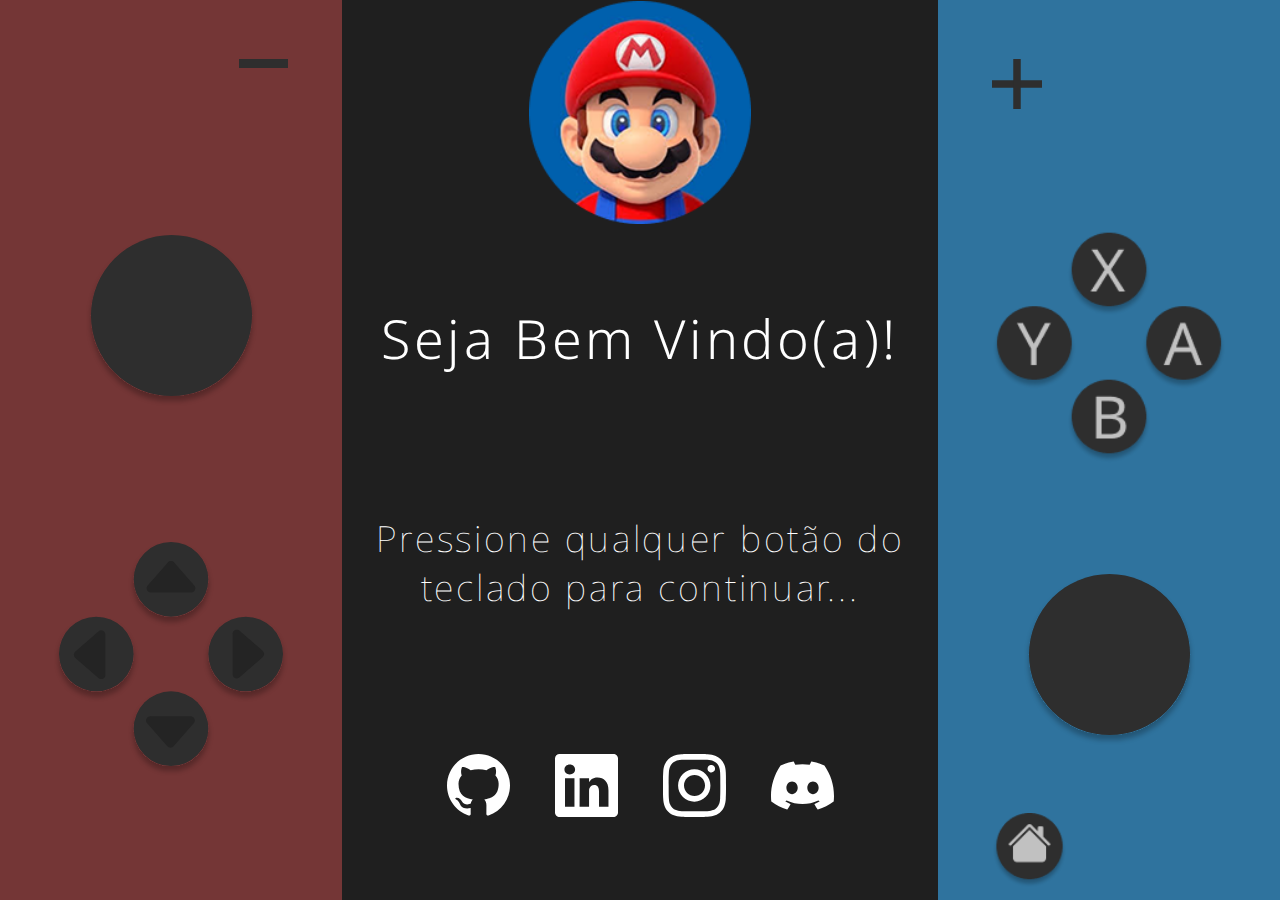
<file: index.html>
<!DOCTYPE html>
<html lang="pt-BR">
<head>
    <link rel="icon" href="html/img/switch.png">
    <link rel="stylesheet" href="css/switch.css">
    <script src="js/app.js" defer></script>
    <meta charset="UTF-8">
    <meta name="viewport" content="width=device-width, initial-scale=1.0">
    <title>Switch</title>
</head>
    <body>
        <div id="controll">
            <div id="left_joycon">
                <img id="menos" src="html/img/menos.png" alt="menos">
                <img id="left_stick" src="html/img/left_stick.svg" alt="stick">
                <img id="button_arrow" src="html/img/buttons_arrow_joycon.svg" alt="botões" onclick="tocarSom()">
            </div>
            <div id="profile">
                <img id="mario" src="html/img/mario.png" alt="Mario">
                <h1 class="noto-sans">Seja Bem Vindo(a)!</h1>
                <p>Pressione qualquer botão do teclado para continuar...</p>
                <div class="redes">
                    <a href="https://github.com/vbmelo-hub" target="_blank">
                        <img src="html/img/Github.svg" alt="Github">
                    </a>
                    <a href="https://www.linkedin.com/in/vb-melo?utm_source=share&utm_campaign=share_via&utm_content=profile&utm_medium=android_app" target="_blank">
                        <img src="html/img/Linkedin.svg" alt="Linkedin">
                    </a>
                    <a href="https://www.instagram.com/vinixius_ba/" target="_blank">
                        <img src="html/img/Instagram.svg" alt="instagram">
                    </a>
                        <img src="html/img/Discord.svg" alt="Discord" onclick="copiarTexto()" style="cursor: pointer;">
                </div>
            </div>
            <div id="right_joycon">
                <img id="mais" src="html/img/+.svg" alt="mais">
                <img id="button_joycon" src="html/img/buttons_joycon.png" alt="botões" onclick="tocarSom()">
                <img id="right_stick" src="html/img/left_stick.svg" alt="right stick">
                <img id="home" src="html/img/Home.png" alt="Home" onclick="tocarSom()">
            </div>
        </div>
    </body>
</html>
</file>
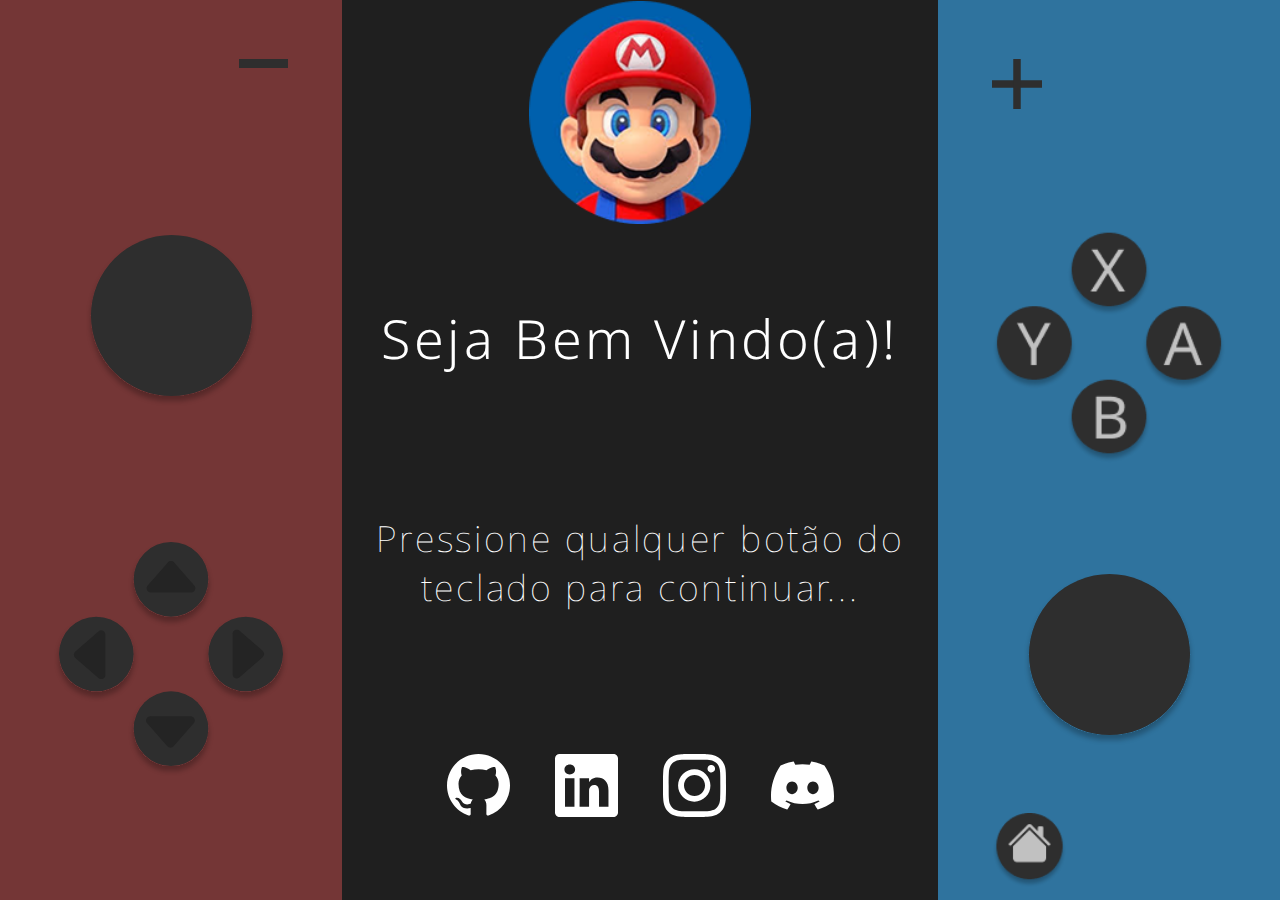
<file: meu_site/html/index.html>
<!DOCTYPE html>
<html lang="pt-BR">
<head>
    <link rel="icon" href="img/switch.png">
    <link rel="stylesheet" href="../css/switch.css">
    <script src="../js/app.js" defer></script>
    <meta charset="UTF-8">
    <meta name="viewport" content="width=device-width, initial-scale=1.0">
    <title>Switch</title>
</head>
    <body>
        <div id="controll">
            <div id="left_joycon">
                <img id="menos" src="img/menos.png" alt="menos">
                <img id="left_stick" src="img/left_stick.svg" alt="stick">
                <img id="button_arrow" src="img/buttons_arrow_joycon.svg" alt="botões" onclick="tocarSom()">
            </div>
            <div id="profile">
                <img id="mario" src="img/mario.png" alt="Mario">
                <h1 class="noto-sans">Seja Bem Vindo(a)!</h1>
                <p>Pressione qualquer botão do teclado para continuar...</p>
                <div class="redes">
                    <a href="https://github.com/vbmelo-hub" target="_blank">
                        <img src="img/Github.svg" alt="Github">
                    </a>
                    <a href="https://www.linkedin.com/in/vb-melo?utm_source=share&utm_campaign=share_via&utm_content=profile&utm_medium=android_app" target="_blank">
                        <img src="img/Linkedin.svg" alt="Linkedin">
                    </a>
                    <a href="https://www.instagram.com/vinixius_ba/" target="_blank">
                        <img src="img/Instagram.svg" alt="instagram">
                    </a>
                        <img src="img/Discord.svg" alt="Discord" onclick="copiarTexto()" style="cursor: pointer;">
                </div>
            </div>
            <div id="right_joycon">
                <img id="mais" src="img/+.svg" alt="mais">
                <img id="button_joycon" src="img/buttons_joycon.png" alt="botões" onclick="tocarSom()">
                <img id="right_stick" src="img/left_stick.svg" alt="right stick">
                <img id="home" src="img/Home.png" alt="Home" onclick="tocarSom()">
            </div>
        </div>
    </body>
</html>
</file>
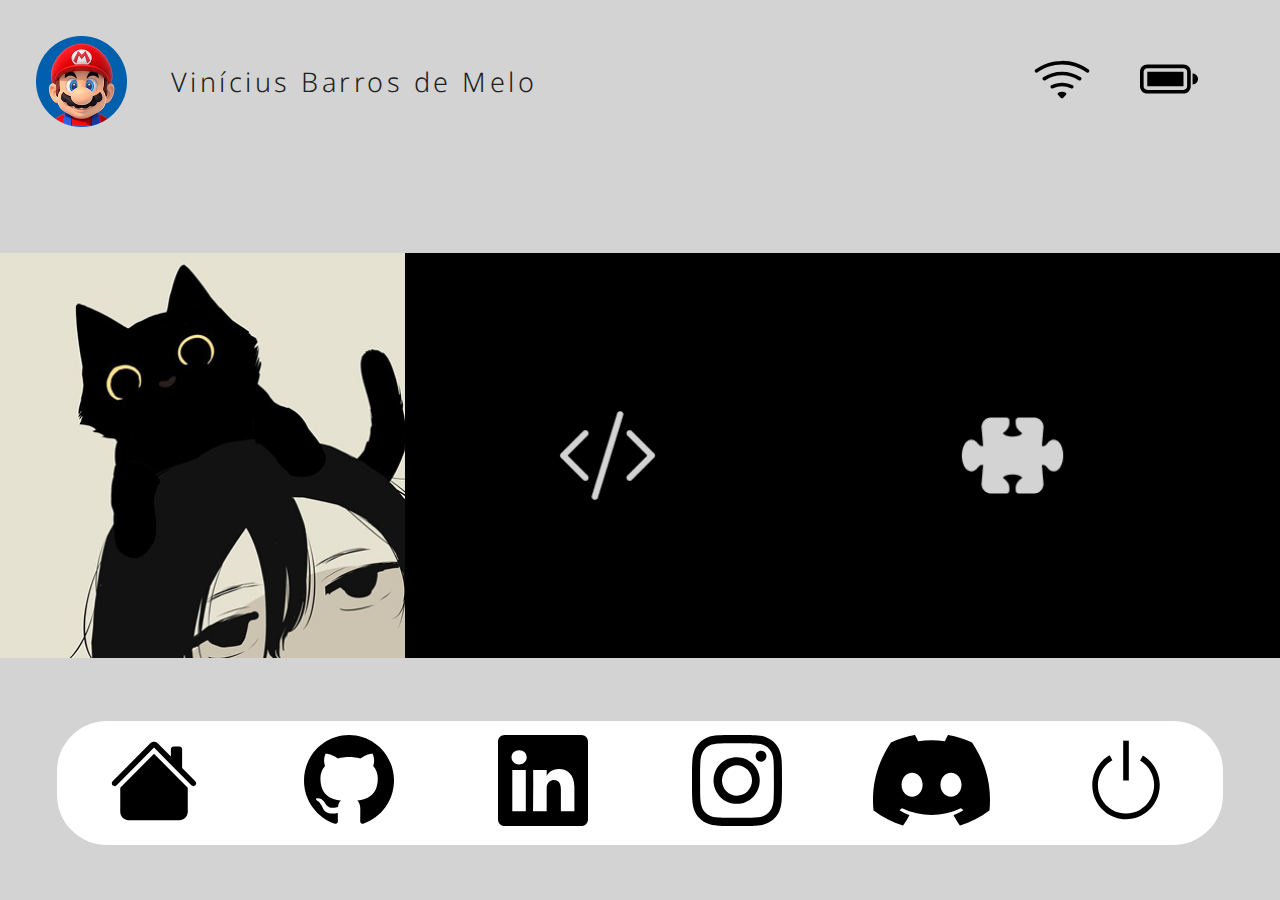
<file: meu_site/html/switch-home.html>
<!DOCTYPE html>
<html lang="pt-BR">
<head>
    <link rel="icon" href="img/switch.png">
    <script src="../js/app.js" defer></script>
    <link rel="stylesheet" href="../css/switch-home.css">
    <meta charset="UTF-8">
    <meta name="viewport" content="width=device-width, initial-scale=1.0">
    <title>Switch Home</title>
</head>
<body>
    <header id="navbar">
        <div id="logo">
            <img src="img/mario.png" alt="Mario">
            <p>Vinícius Barros de Melo</p>
        </div>
        <div id="wifibateria">
            <img src="img/Wifi.svg" alt="Wifi">
            <img src="img/BatteryFull.svg" alt="Bateria">
        </div>
    </header>
        <nav id="navegacao">
            <a href="sobremim.html">
                <div class="container-imagem">
                    <img src="img/sobre-mim.png" alt="sobre mim" class="imagem-topo">
                    <img src="img/sobre-mim-hover.png" alt="sobre mim">
                </div>
            </a>
            <a href="skills.html">
                <div class="container-imagem">
                    <img src="img/dev.png" alt="Skills" class="imagem-topo">
                    <img src="img/skills-hover.png" alt="Skills">
                </div>
            </a>
            <a href="experiencias.html">
                <div class="container-imagem">
                    <img src="img/experiencias.png" alt="Experiencias" 
                    class="imagem-topo">
                    <img src="img/experiencias-hover.png" alt="Experiencias">
                </div>
            </a>
            <a href="../content/curriculo-vinicius-barros.pdf" download="curriculo-vinicius-barros.pdf" target="_blank">
                <div class="container-imagem">
                    <img src="img/CV.png" alt="Curriculum" class="imagem-topo">
                    <img src="img/cv-hover.png" alt="Curriculum">
                </div>
            </a>
        </nav>
        <div id="redes">
            <div id="redes-icons">
                <a href="index.html">
                    <img src="img/HouseFill.svg" alt="Home">
                </a>
                <a href="https://github.com/vbmelo-hub" target="_blank">
                    <img src="img/Github-escuro.svg" alt="Github">
                </a>
                <a href="https://www.linkedin.com/in/vb-melo?utm_source=share&utm_campaign=share_via&utm_content=profile&utm_medium=android_app" target="_blank">
                    <img src="img/Linkedin-escuro.svg" alt="Linkedin">
                </a>
                <a href="https://www.instagram.com/vinixius_ba/" target="_blank">
                    <img src="img/Instagram-escuro.svg" alt="Instagram">
                </a>
                <a href="">
                    <img src="img/discord-escuro.svg" alt="Discord" onclick="copiarTexto()" style="cursor: pointer;">
                </a>
                <img src="img/Power.svg" alt="Power off">
            </div>
        </div>
    </body>
</html>
</file>
<file: css/switch.css>
@import url('https://fonts.googleapis.com/css2?family=Noto+Sans:ital,wght@0,100..900;1,100..900&display=swap');

*{
    margin: 0;
}

body{
    background-color: #1F1F1F;
}

/* TELA INTEIRA  (JOYCON-LEFT, PROFILE E JOYCON-RIGHT) */
div#controll{
    display: grid;
    grid-template-columns: 0.1fr 1fr 0.1fr;
}


/* JOYCON-LEFT */
div#left_joycon{
    display: grid;
    grid-template-rows: 1fr 1fr 1fr 1fr;
    justify-content:  center;
    background-color: #743636;
    width: 38vh;
    height: 100vh;
}

img#button_arrow {
    margin-top: 15.08vh;
    width: 26vh;
    height: 26vh;
    cursor: pointer;
}

img#left_stick{
    justify-self: center;
    margin-top: 12.34vh;
    width: 19vh;
    height: 19vh;
    cursor: pointer;
}

img#menos {
    justify-self: right;
    margin-top: 6.58vh;
    width: 5.5vh;
    height: 1vh;
    cursor: pointer;
}


/* JOYCON-RIGHT */
div#right_joycon {
    display: grid;
    grid-template-rows: 1fr 1fr 1fr 1fr;
    justify-content: center;
    background-color: #2F739E;
    width: 38vh;
    height: 100vh;
}

img#mais {
    margin-top: 6.58vh;
    width: 5.5vh;
    height: 5.5vh;
    cursor: pointer;
}

img#button_joycon {
    margin-top: 8.23vh;
    width: 26vh;
    height: 26vh;
    cursor: pointer;
}

.stick {
  width: 60px;
  height: 60px;
  background: #666;
  border-radius: 50%;
  position: absolute;
  top: 70px;
  left: 70px;
  transition: top 0.05s, left 0.05s;
}

img#right_stick {
    justify-self: center;
    margin-top: 12.34vh;
    width: 19vh;
    height: 19vh;
    cursor: pointer;
}

img#home {
    margin-top: 7.54vh;
    width: 8.3vh;
    height: 8.3vh;
    cursor: pointer;
}


/* PROFILE */
div#profile {
    display: grid;
    grid-template-rows: 1fr 1fr 1fr 1fr;
    place-items: center;
    text-align: center;
    font-family: "Noto Sans", sans-serif;
}

img#mario {
    width: 24.7vh;
    height: 24.7vh;
}

div#profile h1 {
    color: #FFF;
    font-size: 6vh;
    font-style: normal;
    font-weight: 300;
    line-height: normal;
    letter-spacing: 0.40vh;

}

div#profile p {
    color: #FFF;
    font-size: 4vh;
    font-style: normal;
    font-weight: 100;
    line-height: normal;
    letter-spacing: 0.30vh;
}

div.redes {
    justify-content: center;
    display: flex;
    gap: 5vh;
    margin: 6vh 6vh;
}

div.redes img {
    height: 7vh;
    width: 7vh;
}
</file>
<file: meu_site/css/switch.css>
@import url('https://fonts.googleapis.com/css2?family=Noto+Sans:ital,wght@0,100..900;1,100..900&display=swap');

*{
    margin: 0;
}

body{
    background-color: #1F1F1F;
}

/* TELA INTEIRA  (JOYCON-LEFT, PROFILE E JOYCON-RIGHT) */
div#controll{
    display: grid;
    grid-template-columns: 0.1fr 1fr 0.1fr;
}


/* JOYCON-LEFT */
div#left_joycon{
    display: grid;
    grid-template-rows: 1fr 1fr 1fr 1fr;
    justify-content:  center;
    background-color: #743636;
    width: 38vh;
    height: 100vh;
}

img#button_arrow {
    margin-top: 15.08vh;
    width: 26vh;
    height: 26vh;
    cursor: pointer;
}

img#left_stick{
    justify-self: center;
    margin-top: 12.34vh;
    width: 19vh;
    height: 19vh;
    cursor: pointer;
}

img#menos {
    justify-self: right;
    margin-top: 6.58vh;
    width: 5.5vh;
    height: 1vh;
    cursor: pointer;
}


/* JOYCON-RIGHT */
div#right_joycon {
    display: grid;
    grid-template-rows: 1fr 1fr 1fr 1fr;
    justify-content: center;
    background-color: #2F739E;
    width: 38vh;
    height: 100vh;
}

img#mais {
    margin-top: 6.58vh;
    width: 5.5vh;
    height: 5.5vh;
    cursor: pointer;
}

img#button_joycon {
    margin-top: 8.23vh;
    width: 26vh;
    height: 26vh;
    cursor: pointer;
}

.stick {
  width: 60px;
  height: 60px;
  background: #666;
  border-radius: 50%;
  position: absolute;
  top: 70px;
  left: 70px;
  transition: top 0.05s, left 0.05s;
}

img#right_stick {
    justify-self: center;
    margin-top: 12.34vh;
    width: 19vh;
    height: 19vh;
    cursor: pointer;
}

img#home {
    margin-top: 7.54vh;
    width: 8.3vh;
    height: 8.3vh;
    cursor: pointer;
}


/* PROFILE */
div#profile {
    display: grid;
    grid-template-rows: 1fr 1fr 1fr 1fr;
    place-items: center;
    text-align: center;
    font-family: "Noto Sans", sans-serif;
}

img#mario {
    width: 24.7vh;
    height: 24.7vh;
}

div#profile h1 {
    color: #FFF;
    font-size: 6vh;
    font-style: normal;
    font-weight: 300;
    line-height: normal;
    letter-spacing: 0.40vh;

}

div#profile p {
    color: #FFF;
    font-size: 4vh;
    font-style: normal;
    font-weight: 100;
    line-height: normal;
    letter-spacing: 0.30vh;
}

div.redes {
    justify-content: center;
    display: flex;
    gap: 5vh;
    margin: 6vh 6vh;
}

div.redes img {
    height: 7vh;
    width: 7vh;
}
</file>
<file: meu_site/css/switch-home.css>
@import url('https://fonts.googleapis.com/css2?family=Noto+Sans:ital,wght@0,100..900;1,100..900&display=swap');

* {
    margin: 0;
    font-family: "Noto Sans", sans-serif;
}

body {
    background-color: #D3D3D3;
}

/* NAVBAR */

header#navbar {
    display: flex;
    justify-content: space-between;
    padding: 4vh;
    align-items: center;
}

div#logo {
    display: flex;
}

div#logo img {
    height: 10.15vh;
}

div#logo p {
    align-self: center;
    padding-left: 4.8vh;
    color: #1E1E1E;
    font-size: 3vh;
    font-style: normal;
    font-weight: 300;
    line-height: normal;
    letter-spacing: 0.39vh;
}

div#wifibateria img{
    height: 6.44vh;
    padding-right: 5.07vh;
}

/* PRINCIPAL */

nav#navegacao {
    display: grid;
    grid-template-columns: 1fr 1fr 1fr 1fr;
    justify-items: center;
    margin-top: 10vh;
}

nav#navegacao img {
    height: 45vh;
    transition: opacity 200ms ease-in-out;
}

nav#navegacao .imagem-topo:hover {
    opacity: 0;
}

.container-imagem {
  position: relative;
  width: 45vh; 
  height: 45vh; 
  cursor: pointer; 
}

.container-imagem img {
  position: absolute; 
}

.imagem-topo {
    z-index: 1;
}


div#redes {
    width: 129.49vh;
    height: 13.71vh;
    border-radius: 50px;
    background: #FFF;
    margin-top: 7vh;
    justify-self: center;
    align-content: center;
    text-align: center;
}

div#redes-icons {
    display: grid;
    grid-template-columns: 1fr 1fr 1fr 1fr 1fr 1fr;
}

div#redes-icons img {
    justify-self: center;
    height: 10.01vh;
    transition: transform 200ms ease-in-out;
}

div#redes-icons img:hover {
    transform: scale(1.05);
}
</file>
